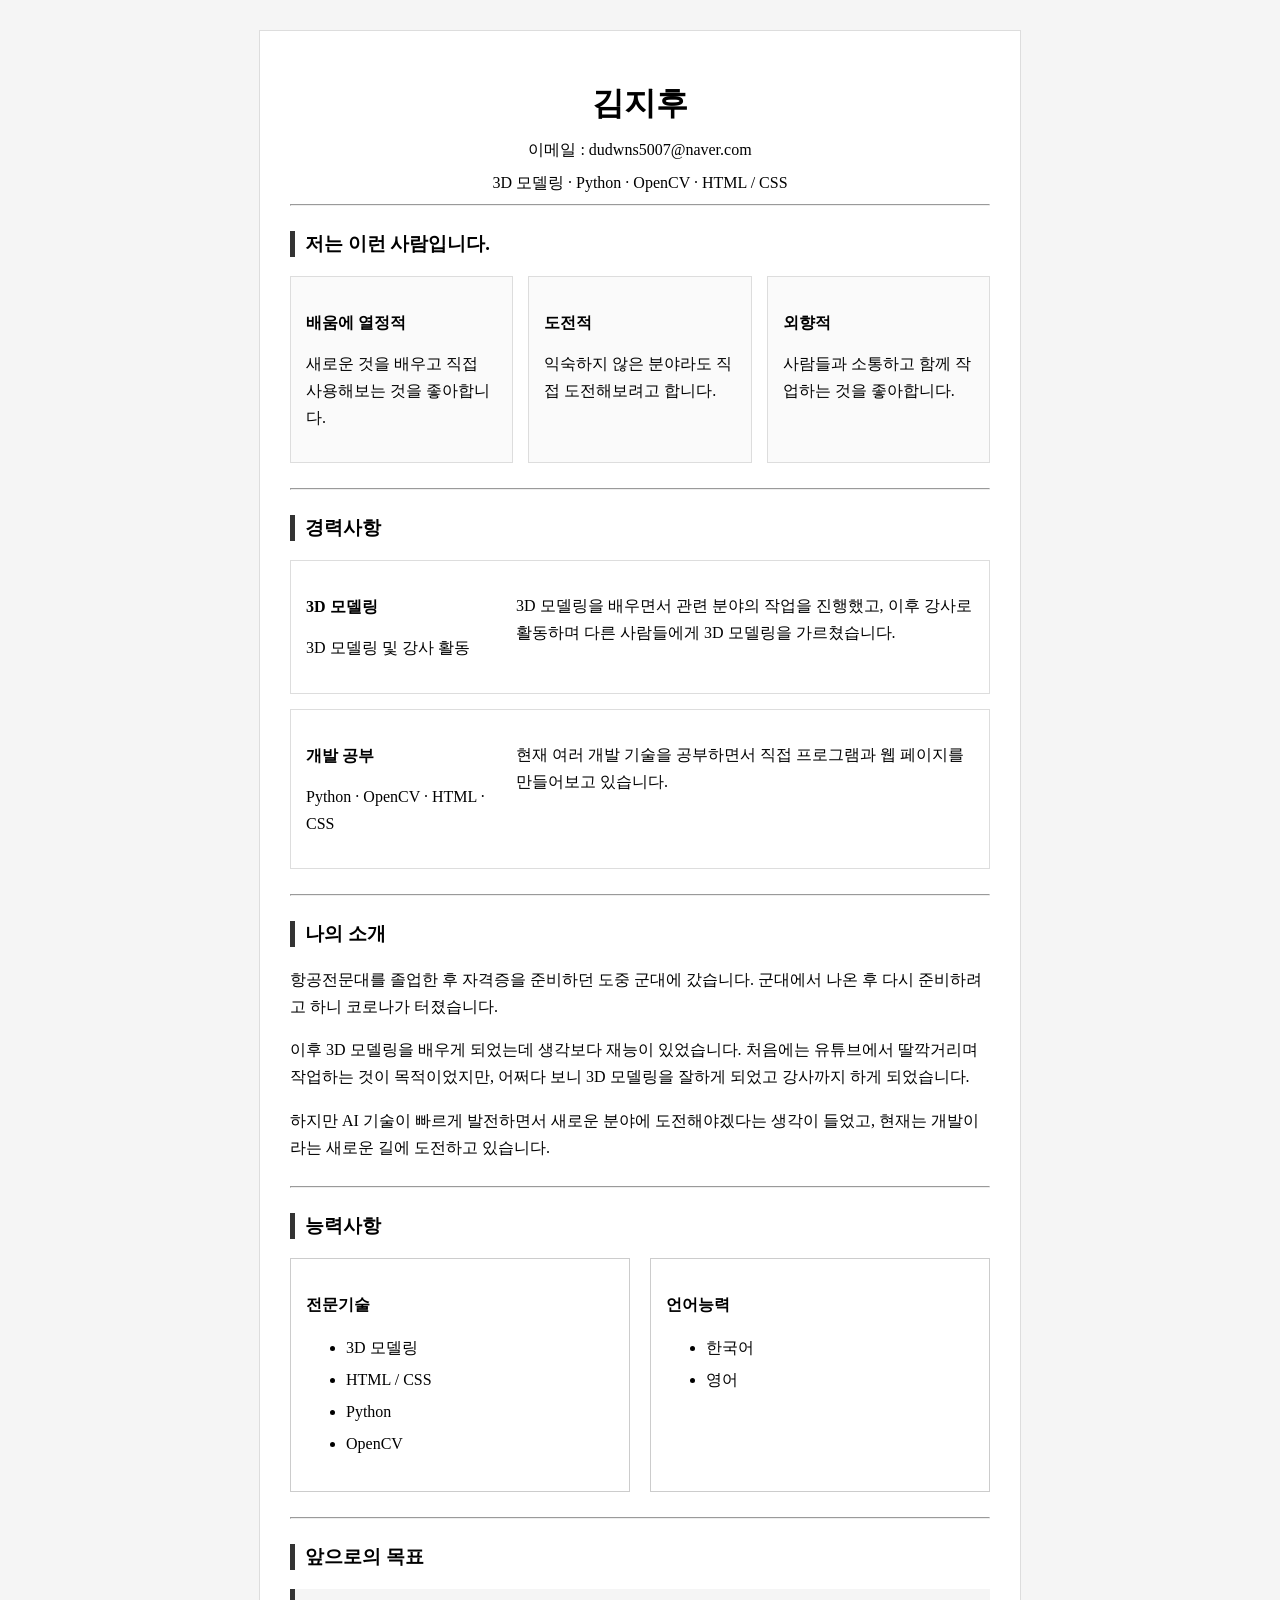
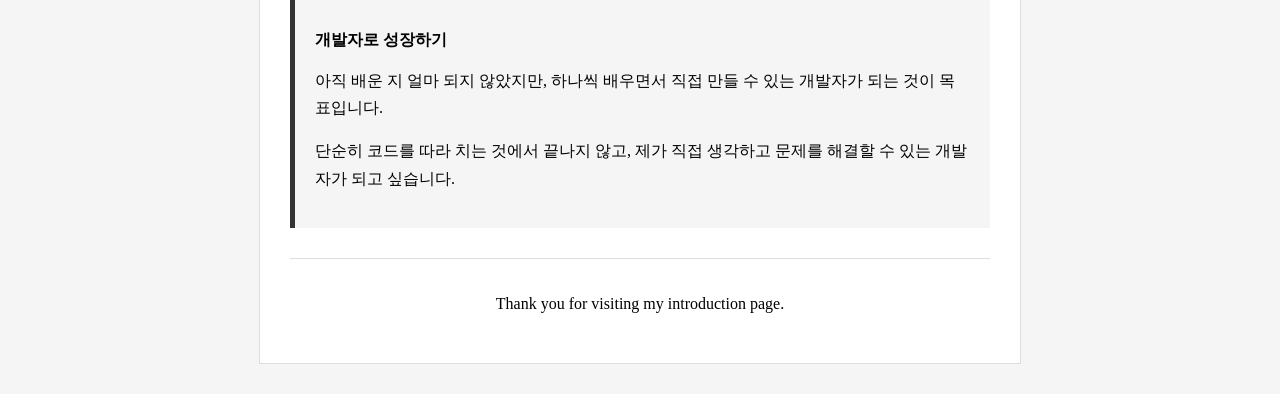
<file: index.html>
<!DOCTYPE html>

<html lang="ko"> <head> <meta charset="UTF-8"> <meta name="viewport" content="width=device-width, initial-scale=1.0"> <title>자기소개 김지후</title> <link rel="stylesheet" href="./index.css"> </head>

<body>

<div class="container">

<!-- 이름 / 연락처 -->
<header>
  <h1>김지후</h1>
  <p>이메일 : dudwns5007@naver.com</p>
  <p>3D 모델링 · Python · OpenCV · HTML / CSS</p>
</header>

<hr>

<!-- 간단한 소개 -->
<section>
  <h3>저는 이런 사람입니다.</h3>

  <div class="intro">

    <div class="intro-box">
      <h4>배움에 열정적</h4>
      <p>
        새로운 것을 배우고 직접 사용해보는 것을 좋아합니다.
      </p>
    </div>

    <div class="intro-box">
      <h4>도전적</h4>
      <p>
        익숙하지 않은 분야라도 직접 도전해보려고 합니다.
      </p>
    </div>

    <div class="intro-box">
      <h4>외향적</h4>
      <p>
        사람들과 소통하고 함께 작업하는 것을 좋아합니다.
      </p>
    </div>

  </div>
</section>

<hr>

<!-- 경력사항 -->
<section>
  <h3>경력사항</h3>

  <div class="career">

    <div class="career-title">
      <h4>3D 모델링</h4>
      <p>3D 모델링 및 강사 활동</p>
    </div>

    <div class="career-content">
      <p>
        3D 모델링을 배우면서 관련 분야의 작업을 진행했고,
        이후 강사로 활동하며 다른 사람들에게 3D 모델링을 가르쳤습니다.
      </p>
    </div>

  </div>

  <div class="career">

    <div class="career-title">
      <h4>개발 공부</h4>
      <p>Python · OpenCV · HTML · CSS</p>
    </div>

    <div class="career-content">
      <p>
        현재 여러 개발 기술을 공부하면서
        직접 프로그램과 웹 페이지를 만들어보고 있습니다.
      </p>
    </div>

  </div>

</section>

<hr>

<!-- 나의 소개 -->
<section>
  <h3>나의 소개</h3>

  <p>
    항공전문대를 졸업한 후 자격증을 준비하던 도중 군대에 갔습니다.
    군대에서 나온 후 다시 준비하려고 하니 코로나가 터졌습니다.
  </p>

  <p>
    이후 3D 모델링을 배우게 되었는데 생각보다 재능이 있었습니다.
    처음에는 유튜브에서 딸깍거리며 작업하는 것이 목적이었지만,
    어쩌다 보니 3D 모델링을 잘하게 되었고 강사까지 하게 되었습니다.
  </p>

  <p>
    하지만 AI 기술이 빠르게 발전하면서 새로운 분야에 도전해야겠다는
    생각이 들었고, 현재는 개발이라는 새로운 길에 도전하고 있습니다.
  </p>

</section>

<hr>

<!-- 능력사항 -->
<section>
  <h3>능력사항</h3>

  <div class="skills">

    <div class="skill-box">
      <h4>전문기술</h4>

      <ul>
        <li>3D 모델링</li>
        <li>HTML / CSS</li>
        <li>Python</li>
        <li>OpenCV</li>
      </ul>
    </div>

    <div class="skill-box">
      <h4>언어능력</h4>

      <ul>
        <li>한국어</li>
        <li>영어</li>
      </ul>
    </div>

  </div>

</section>

<hr>

<!-- 앞으로의 목표 -->
<section>
  <h3>앞으로의 목표</h3>

  <div class="goal">
    <h4>개발자로 성장하기</h4>

    <p>
      아직 배운 지 얼마 되지 않았지만,
      하나씩 배우면서 직접 만들 수 있는 개발자가 되는 것이 목표입니다.
    </p>

    <p>
      단순히 코드를 따라 치는 것에서 끝나지 않고,
      제가 직접 생각하고 문제를 해결할 수 있는 개발자가 되고 싶습니다.
    </p>
  </div>

</section>

<footer>
  <p>Thank you for visiting my introduction page.</p>
</footer>

</div>

</body> </html>
</file>
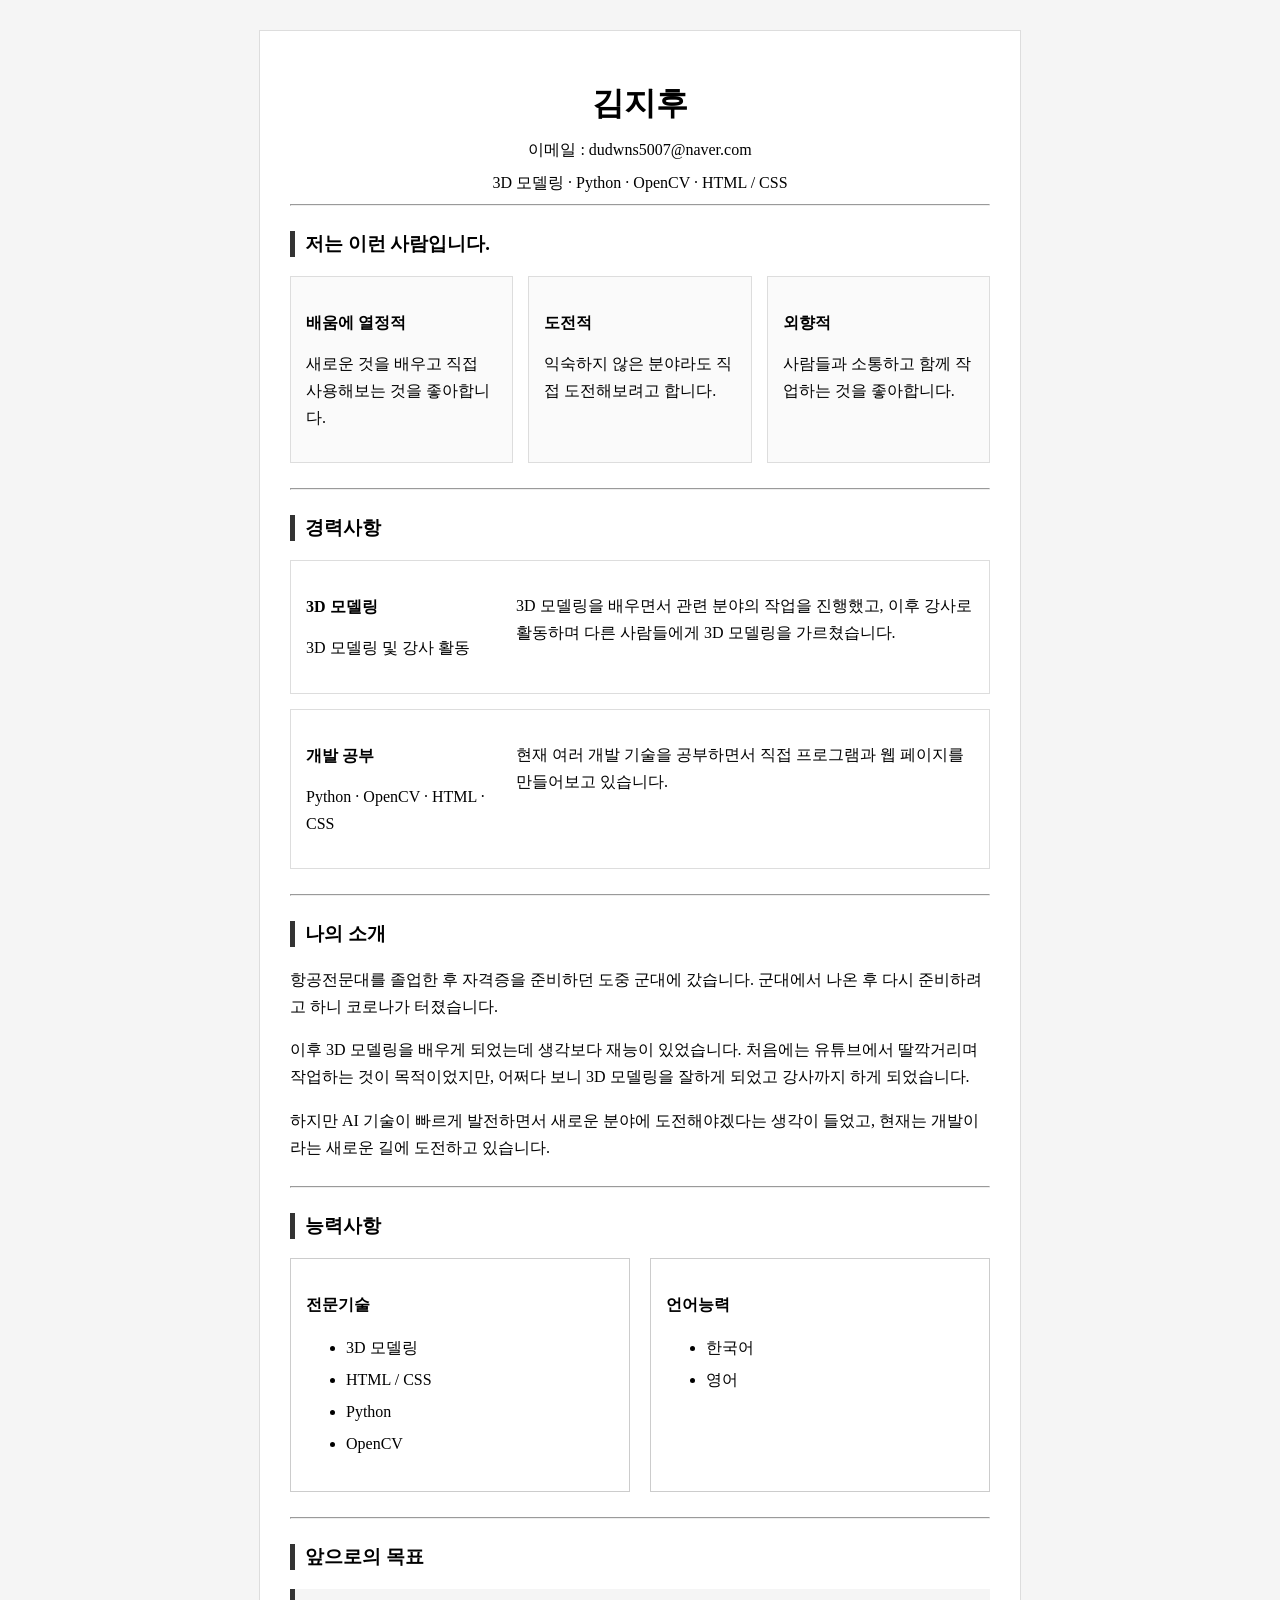
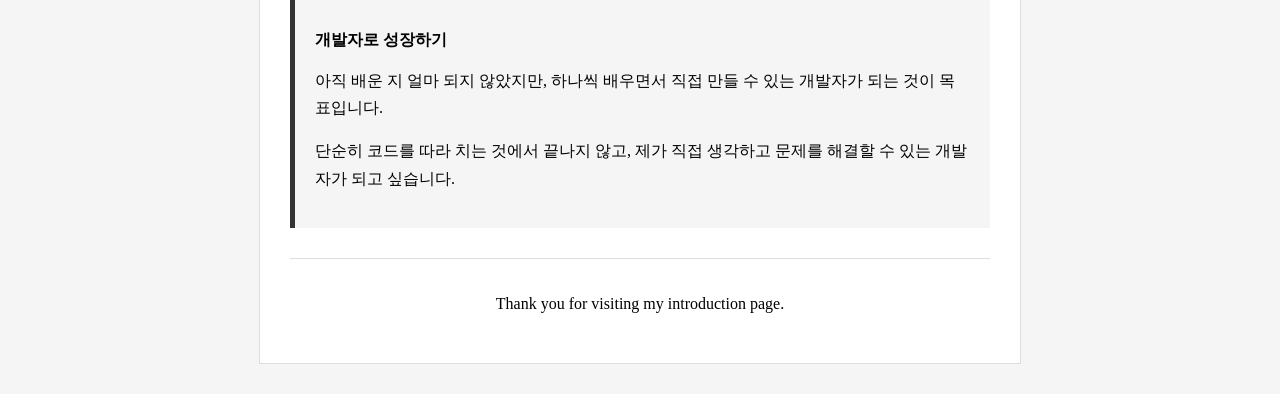
<file: 자기소개.html>
<!DOCTYPE html>

<html lang="ko"> <head> <meta charset="UTF-8"> <meta name="viewport" content="width=device-width, initial-scale=1.0"> <title>자기소개</title> <link rel="stylesheet" href="./자기소개.css"> </head>

<body>

<div class="container">

<!-- 이름 / 연락처 -->
<header>
  <h1>김지후</h1>
  <p>이메일 : dudwns5007@naver.com</p>
  <p>3D 모델링 · Python · OpenCV · HTML / CSS</p>
</header>

<hr>

<!-- 간단한 소개 -->
<section>
  <h3>저는 이런 사람입니다.</h3>

  <div class="intro">

    <div class="intro-box">
      <h4>배움에 열정적</h4>
      <p>
        새로운 것을 배우고 직접 사용해보는 것을 좋아합니다.
      </p>
    </div>

    <div class="intro-box">
      <h4>도전적</h4>
      <p>
        익숙하지 않은 분야라도 직접 도전해보려고 합니다.
      </p>
    </div>

    <div class="intro-box">
      <h4>외향적</h4>
      <p>
        사람들과 소통하고 함께 작업하는 것을 좋아합니다.
      </p>
    </div>

  </div>
</section>

<hr>

<!-- 경력사항 -->
<section>
  <h3>경력사항</h3>

  <div class="career">

    <div class="career-title">
      <h4>3D 모델링</h4>
      <p>3D 모델링 및 강사 활동</p>
    </div>

    <div class="career-content">
      <p>
        3D 모델링을 배우면서 관련 분야의 작업을 진행했고,
        이후 강사로 활동하며 다른 사람들에게 3D 모델링을 가르쳤습니다.
      </p>
    </div>

  </div>

  <div class="career">

    <div class="career-title">
      <h4>개발 공부</h4>
      <p>Python · OpenCV · HTML · CSS</p>
    </div>

    <div class="career-content">
      <p>
        현재 여러 개발 기술을 공부하면서
        직접 프로그램과 웹 페이지를 만들어보고 있습니다.
      </p>
    </div>

  </div>

</section>

<hr>

<!-- 나의 소개 -->
<section>
  <h3>나의 소개</h3>

  <p>
    항공전문대를 졸업한 후 자격증을 준비하던 도중 군대에 갔습니다.
    군대에서 나온 후 다시 준비하려고 하니 코로나가 터졌습니다.
  </p>

  <p>
    이후 3D 모델링을 배우게 되었는데 생각보다 재능이 있었습니다.
    처음에는 유튜브에서 딸깍거리며 작업하는 것이 목적이었지만,
    어쩌다 보니 3D 모델링을 잘하게 되었고 강사까지 하게 되었습니다.
  </p>

  <p>
    하지만 AI 기술이 빠르게 발전하면서 새로운 분야에 도전해야겠다는
    생각이 들었고, 현재는 개발이라는 새로운 길에 도전하고 있습니다.
  </p>

</section>

<hr>

<!-- 능력사항 -->
<section>
  <h3>능력사항</h3>

  <div class="skills">

    <div class="skill-box">
      <h4>전문기술</h4>

      <ul>
        <li>3D 모델링</li>
        <li>HTML / CSS</li>
        <li>Python</li>
        <li>OpenCV</li>
      </ul>
    </div>

    <div class="skill-box">
      <h4>언어능력</h4>

      <ul>
        <li>한국어</li>
        <li>영어</li>
      </ul>
    </div>

  </div>

</section>

<hr>

<!-- 앞으로의 목표 -->
<section>
  <h3>앞으로의 목표</h3>

  <div class="goal">
    <h4>개발자로 성장하기</h4>

    <p>
      아직 배운 지 얼마 되지 않았지만,
      하나씩 배우면서 직접 만들 수 있는 개발자가 되는 것이 목표입니다.
    </p>

    <p>
      단순히 코드를 따라 치는 것에서 끝나지 않고,
      제가 직접 생각하고 문제를 해결할 수 있는 개발자가 되고 싶습니다.
    </p>
  </div>

</section>

<footer>
  <p>Thank you for visiting my introduction page.</p>
</footer>

</div>

</body> </html>
</file>
<file: index.css>
body {
background-color: #f5f5f5;
}

.container {
width: 700px;
margin: 30px auto;
padding: 30px;
background-color: white;
border: 1px solid #ddd;
}

/* 이름 / 연락처 */
header {
text-align: center;
}

h1 {
margin-bottom: 10px;
}

header p {
margin: 5px;
}

/* 전체 구역 */
section {
margin: 25px 0;
}

h3 {
border-left: 5px solid #333;
padding-left: 10px;
}

h4 {
margin-bottom: 5px;
}

p {
line-height: 1.7;
}

/* 간단한 소개 - Grid */
.intro {
display: grid;
grid-template-columns: 1fr 1fr 1fr;
gap: 15px;
}

.intro-box {
padding: 15px;
border: 1px solid #ddd;
background-color: #fafafa;
}

/* 경력사항 - Flex */
.career {
display: flex;
gap: 30px;

padding: 15px;
margin-bottom: 15px;

border: 1px solid #ddd;
}

.career-title {
width: 180px;
}

.career-content {
flex: 1;
}

/* 능력사항 - Grid */
.skills {
display: grid;
grid-template-columns: 1fr 1fr;
gap: 20px;
}

.skill-box {
padding: 15px;
border: 1px solid #ccc;
}

.skill-box ul {
line-height: 2;
}

/* 목표 */
.goal {
padding: 20px;
background-color: #f5f5f5;
border-left: 5px solid #333;
}

/* footer */
footer {
text-align: center;
margin-top: 30px;
border-top: 1px solid #ddd;
padding-top: 15px;
}
</file>
<file: 자기소개.css>
body {
background-color: #f5f5f5;
}

.container {
width: 700px;
margin: 30px auto;
padding: 30px;
background-color: white;
border: 1px solid #ddd;
}

/* 이름 / 연락처 */
header {
text-align: center;
}

h1 {
margin-bottom: 10px;
}

header p {
margin: 5px;
}

/* 전체 구역 */
section {
margin: 25px 0;
}

h3 {
border-left: 5px solid #333;
padding-left: 10px;
}

h4 {
margin-bottom: 5px;
}

p {
line-height: 1.7;
}

/* 간단한 소개 - Grid */
.intro {
display: grid;
grid-template-columns: 1fr 1fr 1fr;
gap: 15px;
}

.intro-box {
padding: 15px;
border: 1px solid #ddd;
background-color: #fafafa;
}

/* 경력사항 - Flex */
.career {
display: flex;
gap: 30px;

padding: 15px;
margin-bottom: 15px;

border: 1px solid #ddd;
}

.career-title {
width: 180px;
}

.career-content {
flex: 1;
}

/* 능력사항 - Grid */
.skills {
display: grid;
grid-template-columns: 1fr 1fr;
gap: 20px;
}

.skill-box {
padding: 15px;
border: 1px solid #ccc;
}

.skill-box ul {
line-height: 2;
}

/* 목표 */
.goal {
padding: 20px;
background-color: #f5f5f5;
border-left: 5px solid #333;
}

/* footer */
footer {
text-align: center;
margin-top: 30px;
border-top: 1px solid #ddd;
padding-top: 15px;
}
</file>
